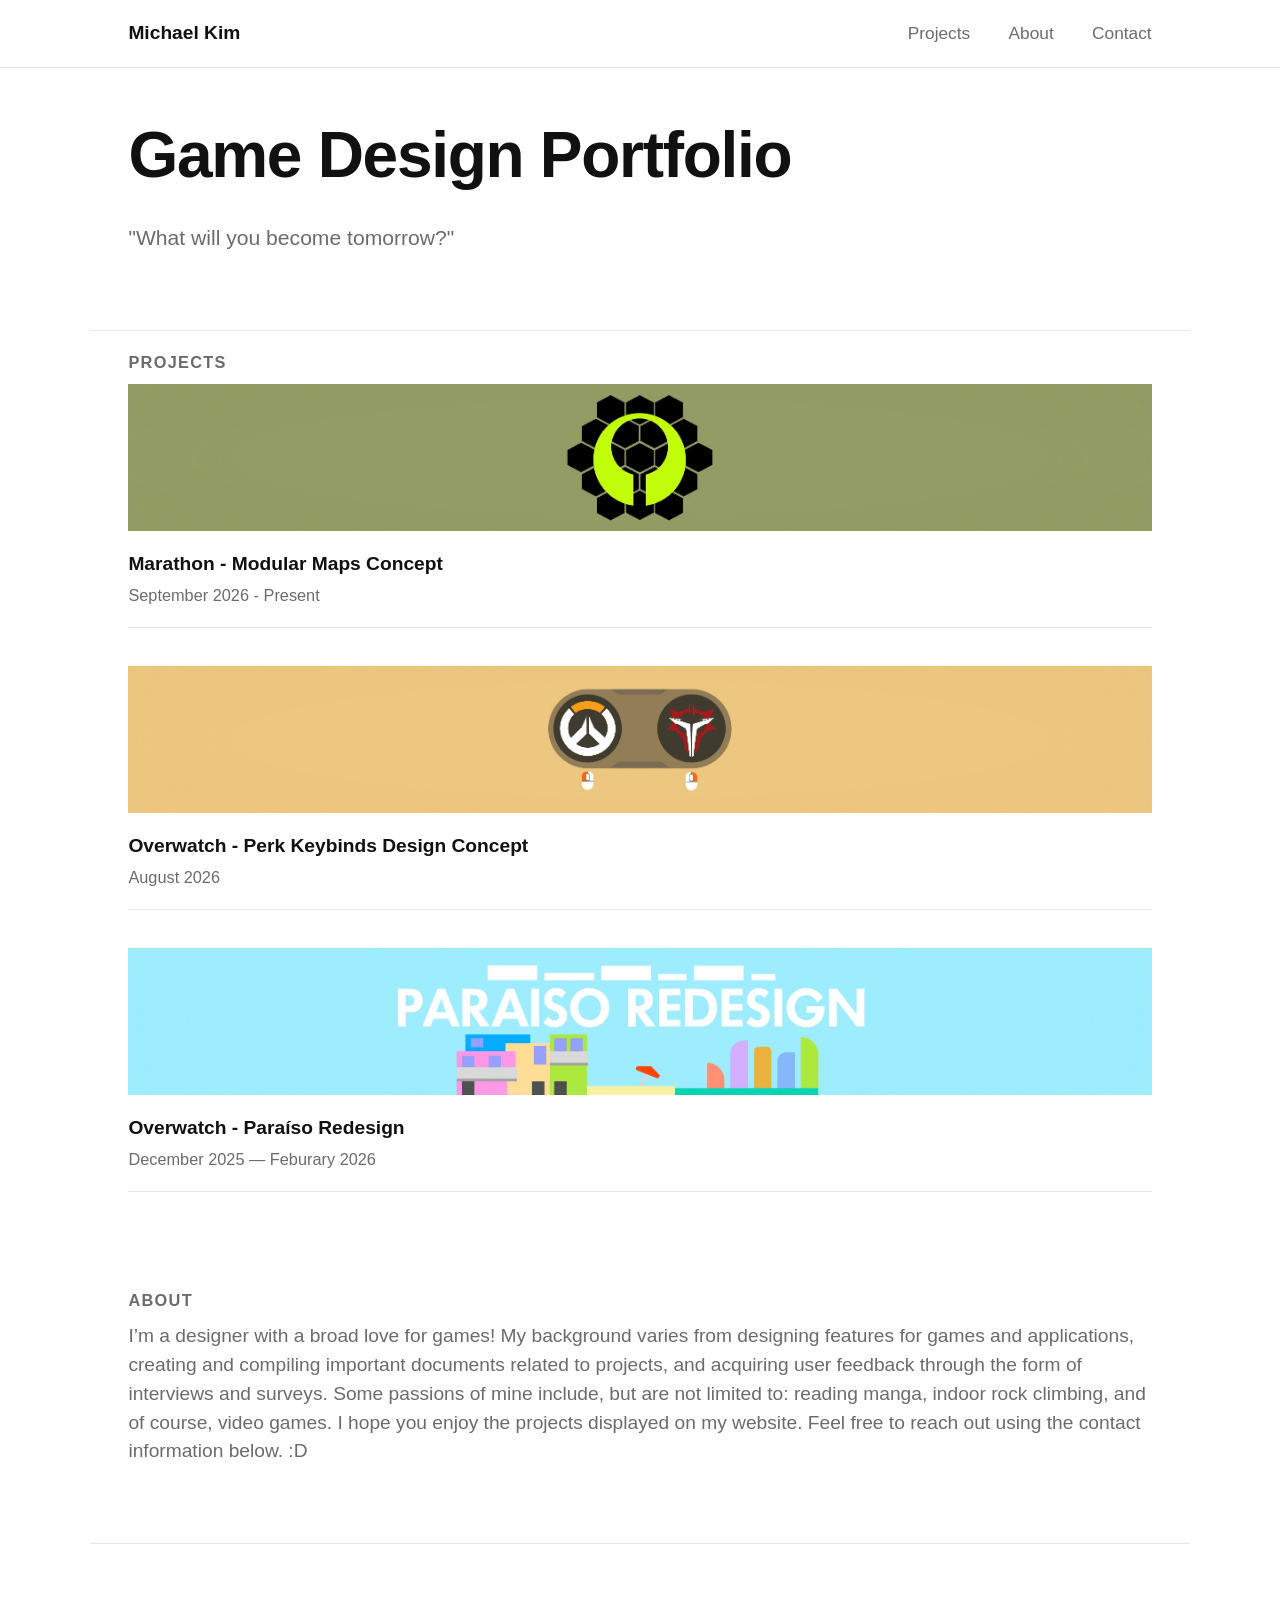
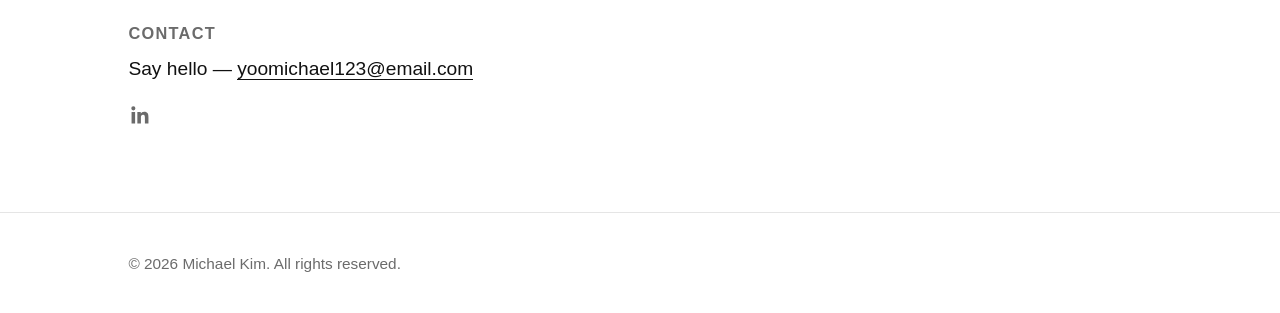
<file: index.html>
<!doctype html>
<html lang="en">
  <head>
    <meta charset="UTF-8" />
    <meta name="viewport" content="width=device-width, initial-scale=1.0" />
    <title>Michael's Portfolio</title>
    <meta
      name="description"
      content="Portfolio of Michael Kim — Map/Level Designer"
    />
    <link rel="stylesheet" href="style.css" />
  </head>
  <body>
    <header class="site-header">
      <div class="container">
        <a href="#" class="logo"> Michael Kim </a>
        <nav class="nav">
          <a href="#work" class="nav__link">Projects</a>
          <a href="#about" class="nav__link">About</a>
          <a href="#contact" class="nav__link">Contact</a>
        </nav>
      </div>
    </header>

    <main>
      <section class="hero container">
        <h1 class="hero__title">Game Design Portfolio</h1>
        <p class="hero__subtitle">"What will you become tomorrow?"</p>
      </section>

      <section id="work" class="work container">
        <h2 class="section-title">Projects</h2>

        <div class="project-list">
          <article class="project">
            <a href="project_marathon.html" class="project__link">
              <div class="project__image-wrap">
                <img
                  loading="lazy"
                  decoding="async"
                  src="/Project List Media/Marathon Thumbnail.webp"
                  alt="Project One thumbnail"
                  class="project__image"
                />
              </div>
              <h3 class="project__title">Marathon - Modular Maps Concept</h3>
              <p class="project__meta">September 2026 - Present</p>
            </a>
          </article>

          <article class="project">
            <a href="project_overwatch-perks.html" class="project__link">
              <div class="project__image-wrap">
                <img
                  loading="lazy"
                  decoding="async"
                  src="Project List Media/Overwatch Thumbnail.webp"
                  alt="Project One thumbnail"
                  class="project__image"
                />
              </div>
              <h3 class="project__title">
                Overwatch - Perk Keybinds Design Concept
              </h3>
              <p class="project__meta">August 2026</p>
            </a>
          </article>

          <article class="project">
            <a href="project_paraiso.html" class="project__link">
              <div class="project__image-wrap">
                <img
                  loading="lazy"
                  decoding="async"
                  src="Project List Media/Paraiso Thumbnail.webp"
                  alt="Project One thumbnail"
                  class="project__image"
                />
              </div>
              <h3 class="project__title">Overwatch - Paraíso Redesign</h3>
              <p class="project__meta">December 2025 — Feburary 2026</p>
            </a>
          </article>

          <!-- Duplicate .project article for each additional project -->
        </div>
      </section>

      <section id="about" class="about container">
        <h2 class="section-title">About</h2>
        <div class="about__content">
          <p class="about__text">
            I’m a designer with a broad love for games! My background varies
            from designing features for games and applications, creating and
            compiling important documents related to projects, and acquiring
            user feedback through the form of interviews and surveys. Some
            passions of mine include, but are not limited to: reading manga,
            indoor rock climbing, and of course, video games. I hope you enjoy
            the projects displayed on my website. Feel free to reach out using
            the contact information below. :D
          </p>
        </div>
      </section>

      <section id="contact" class="contact container">
        <h2 class="section-title">Contact</h2>
        <p class="contact__text">
          Say hello —
          <a href="yoomichael123@email.com" class="contact__link"
            >yoomichael123@email.com</a
          >
        </p>
        <div class="contact__socials">
          <a
            href="https://www.linkedin.com/in/mikolkim"
            class="contact__social-link"
            target="_blank"
            rel="noopener noreferrer"
            aria-label="LinkedIn"
          >
            <svg
              xmlns="http://www.w3.org/2000/svg"
              viewBox="0 0 24 24"
              width="24"
              height="24"
              fill="currentColor"
              aria-hidden="true"
            >
              <path
                d="M20.447 20.452h-3.554v-5.569c0-1.328-.027-3.037-1.852-3.037-1.853 0-2.136 1.445-2.136 2.939v5.667H9.351V9h3.414v1.561h.048c.476-.9 1.637-1.85 3.37-1.85 3.601 0 4.267 2.37 4.267 5.455v6.286zM5.337 7.433a2.062 2.062 0 1 1 0-4.125 2.062 2.062 0 0 1 0 4.125zM7.114 20.452H3.56V9h3.554v11.452z"
              />
            </svg>
          </a>
        </div>
      </section>
    </main>

    <footer class="site-footer">
      <div class="container">
        <p class="site-footer__text">
          &copy; 2026 Michael Kim. All rights reserved.
        </p>
      </div>
    </footer>
  </body>
</html>
</file>
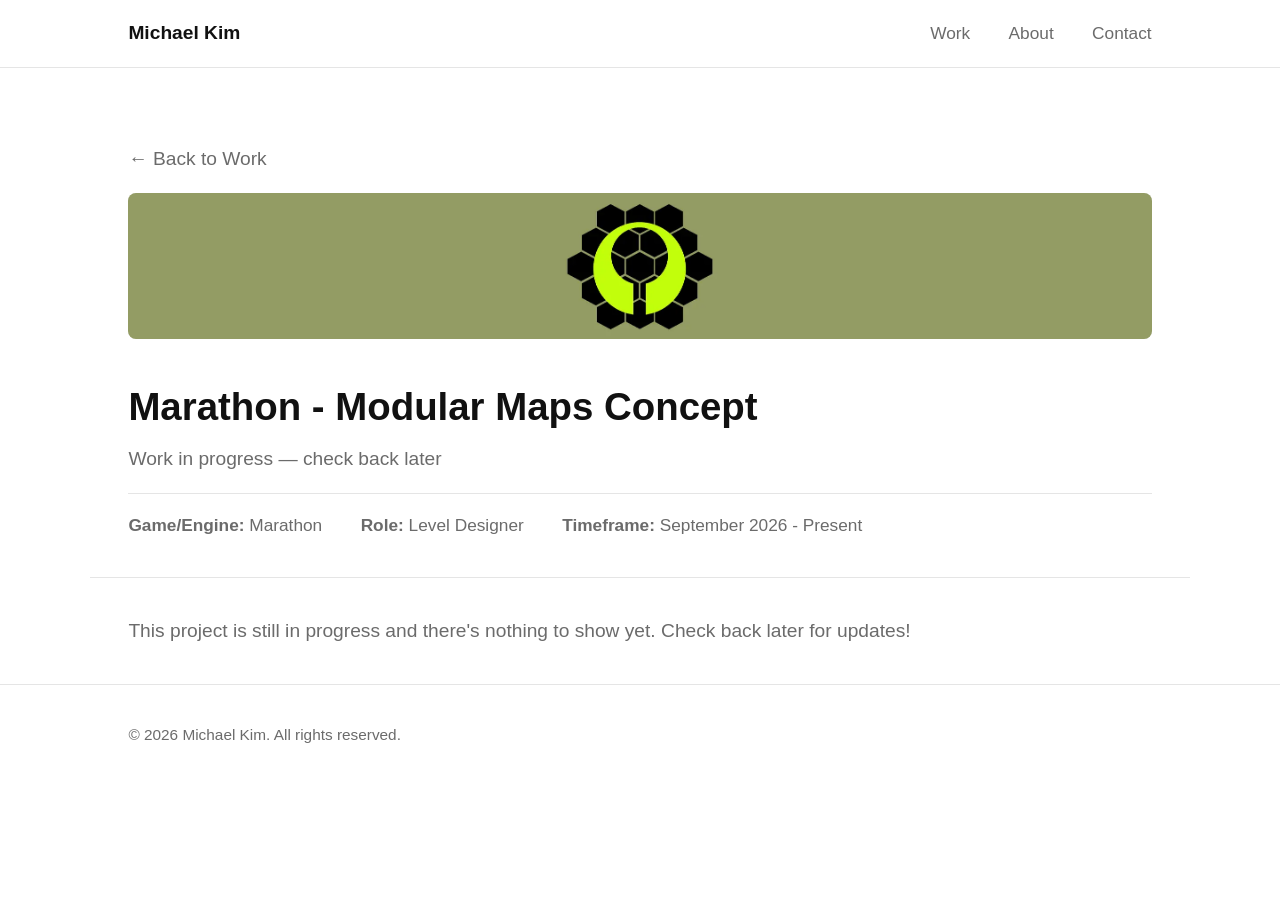
<file: project_marathon.html>
<!doctype html>
<html lang="en">
  <head>
    <meta charset="UTF-8" />
    <meta name="viewport" content="width=device-width, initial-scale=1.0" />
    <title>Marathon - Modular Maps Concept — Michael Kim</title>
    <meta
      name="description"
      content="Marathon - Modular Maps Concept — Map/Level Design breakdown"
    />
    <link rel="stylesheet" href="style.css" />
    <script src="lightbox.js" defer></script>
  </head>
  <body>
    <header class="site-header">
      <div class="container">
        <a href="index.html" class="logo"> Michael Kim </a>
        <nav class="nav">
          <a href="index.html#work" class="nav__link">Work</a>
          <a href="index.html#about" class="nav__link">About</a>
          <a href="index.html#contact" class="nav__link">Contact</a>
        </nav>
      </div>
    </header>

    <main>
      <!-- ---------- Header / One-liner ---------- -->
      <section class="project-hero container">
        <a href="index.html#work" class="project-hero__back"
          >&larr; Back to Work</a
        >
        <div class="project-hero__image-wrap">
          <img
            loading="lazy"
            decoding="async"
            src="/Project List Media/Marathon Thumbnail.webp"
            alt="Marathon - Modular Maps Concept thumbnail"
            class="project-hero__image"
          />
        </div>
        <h1 class="project-hero__title">Marathon - Modular Maps Concept</h1>
        <p class="project-hero__oneliner">Work in progress — check back later</p>
        <ul class="project-hero__meta">
          <li><strong>Game/Engine:</strong> Marathon</li>
          <li><strong>Role:</strong> Level Designer</li>
          <li><strong>Timeframe:</strong> September 2026 - Present</li>
        </ul>
      </section>

      <!-- ---------- Work in Progress ---------- -->
      <section class="project-section container">
        <p class="project-section__text">
          This project is still in progress and there's nothing to show yet.
          Check back later for updates!
        </p>
      </section>
    </main>

    <footer class="site-footer">
      <div class="container">
        <p class="site-footer__text">
          &copy; 2026 Michael Kim. All rights reserved.
        </p>
      </div>
    </footer>
  </body>
</html>
</file>
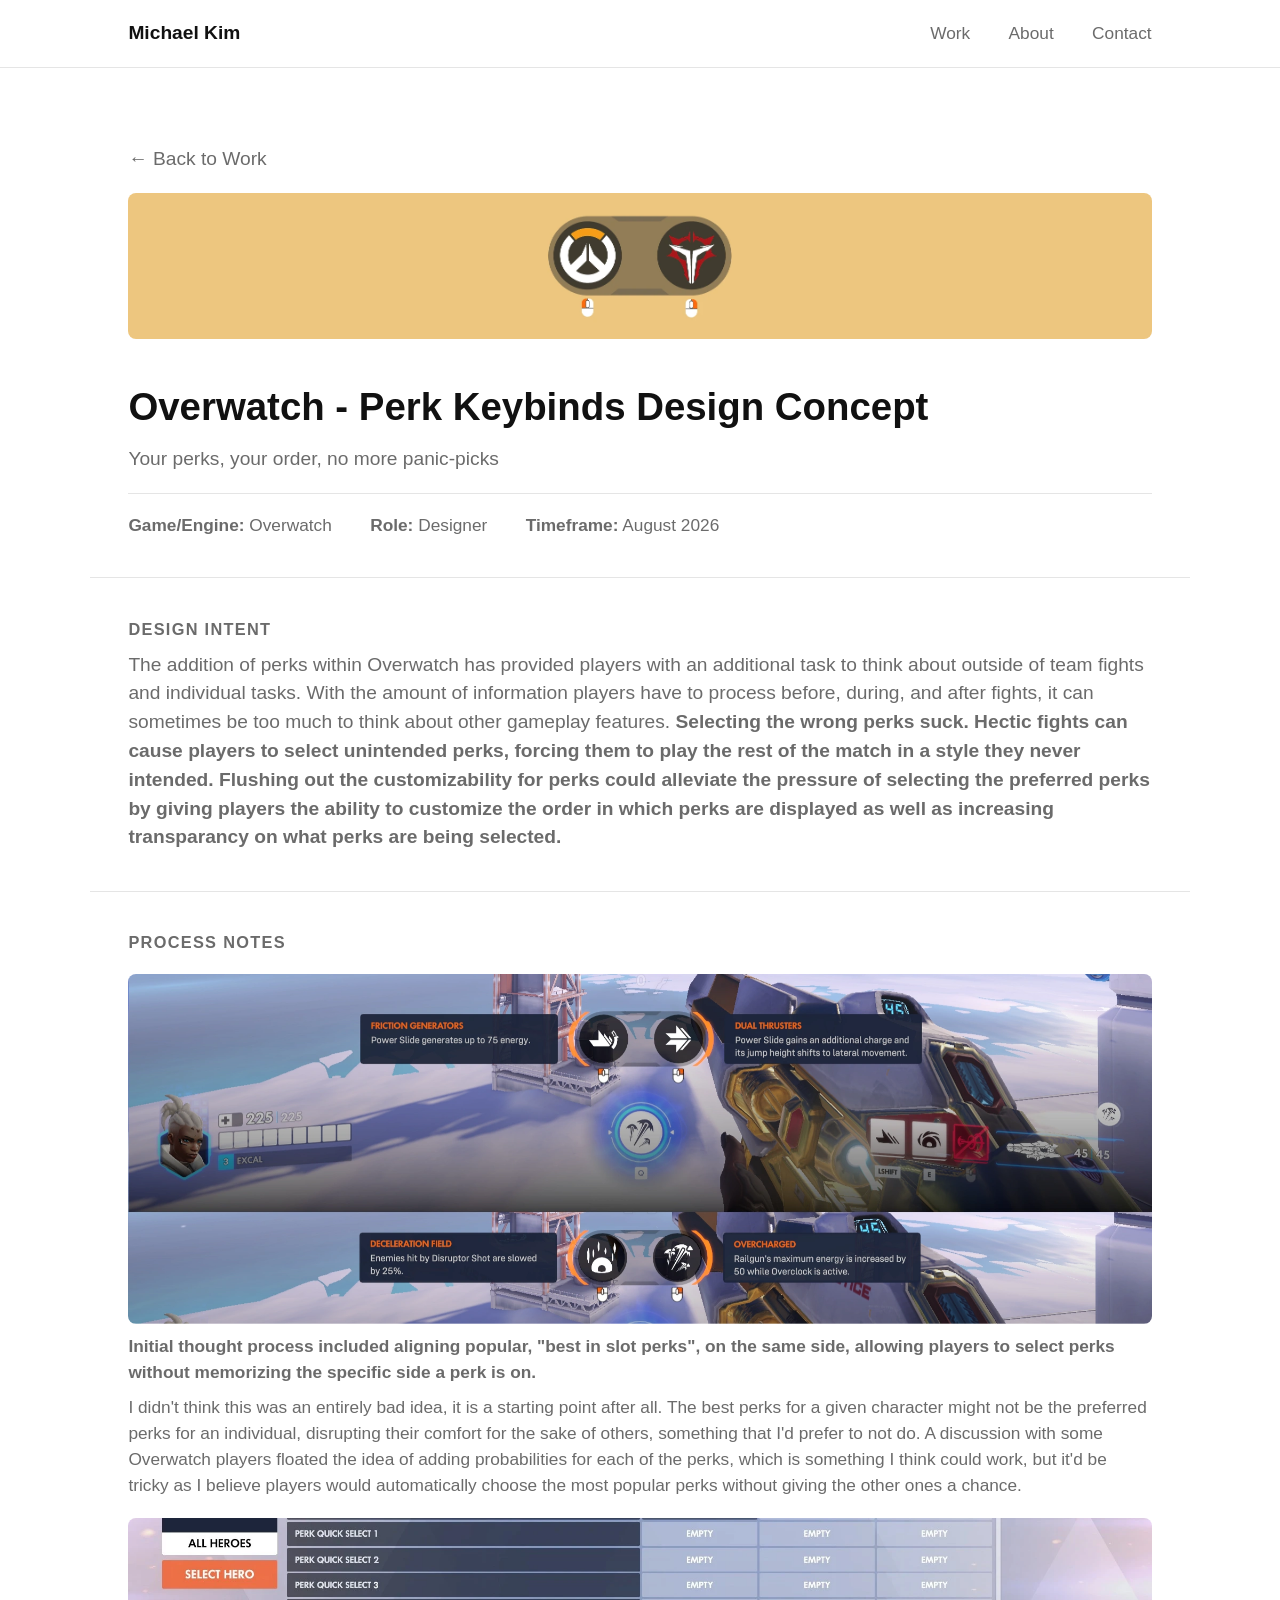
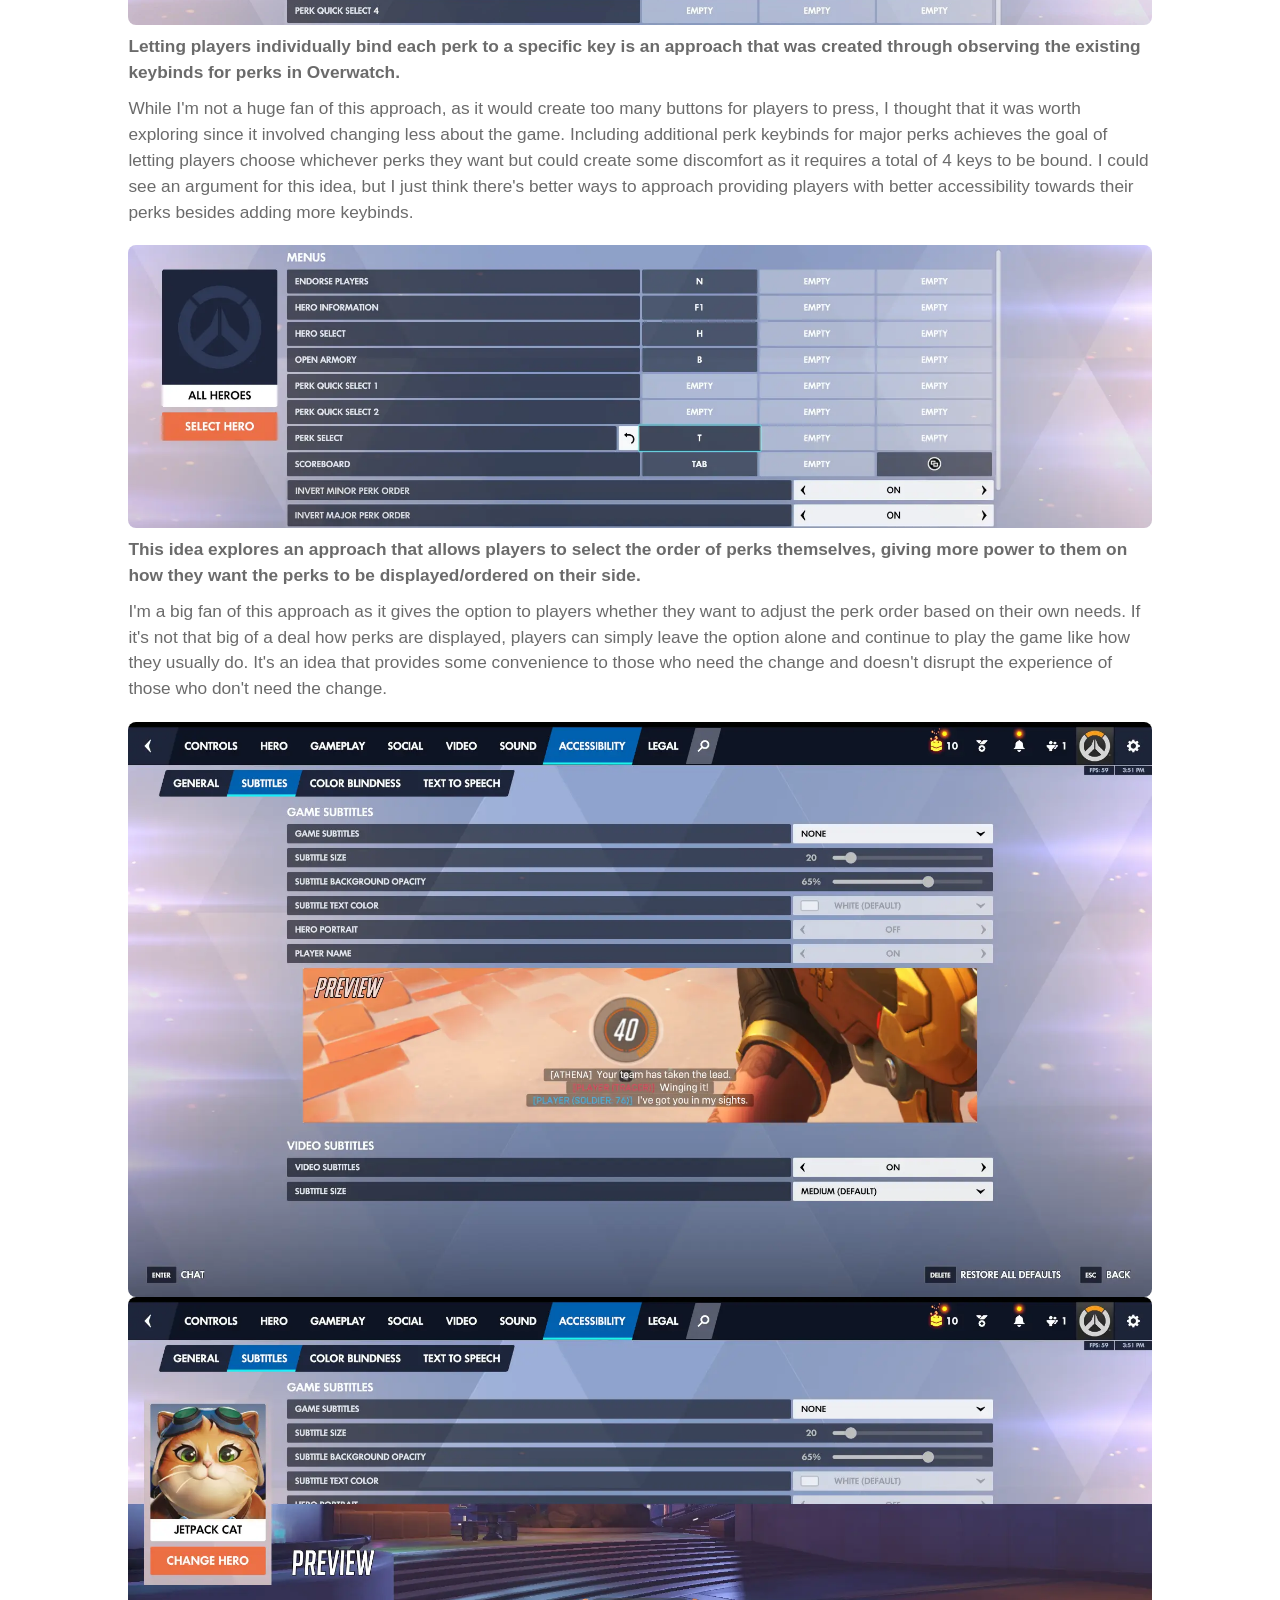
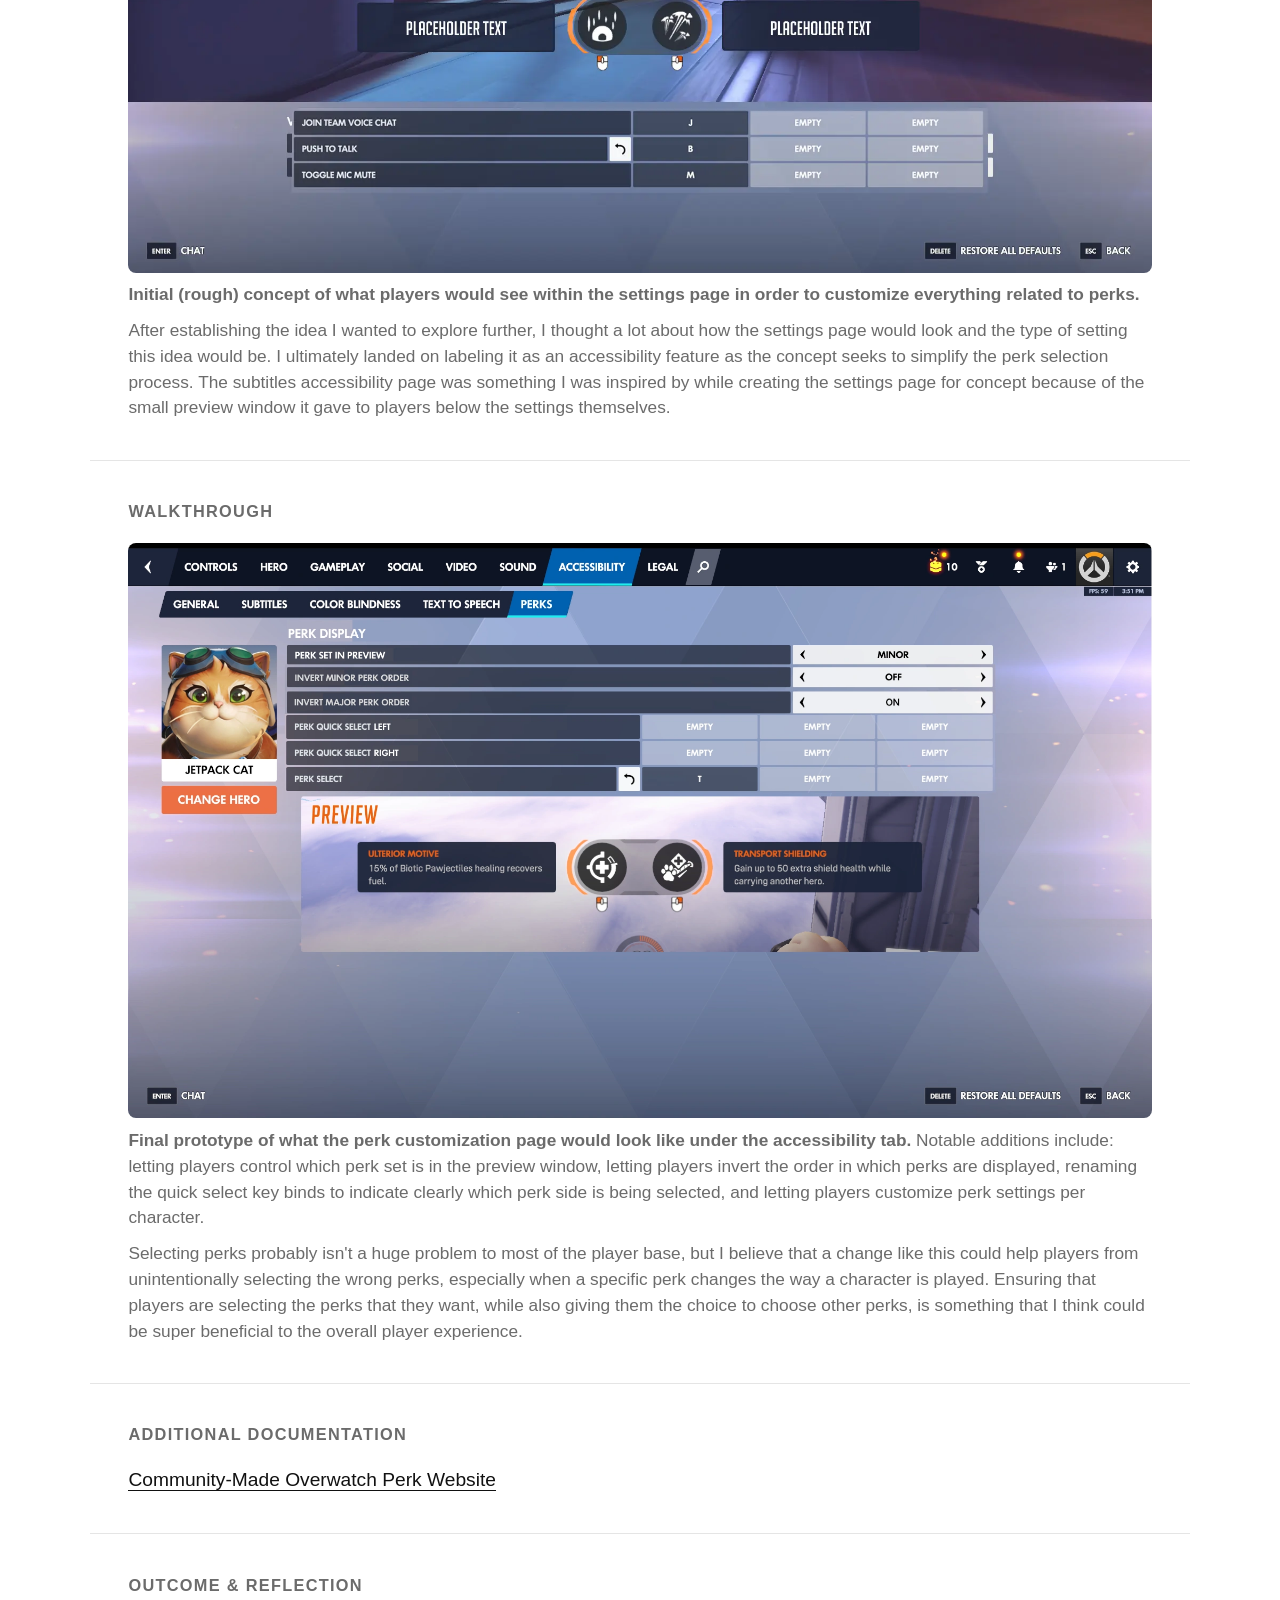
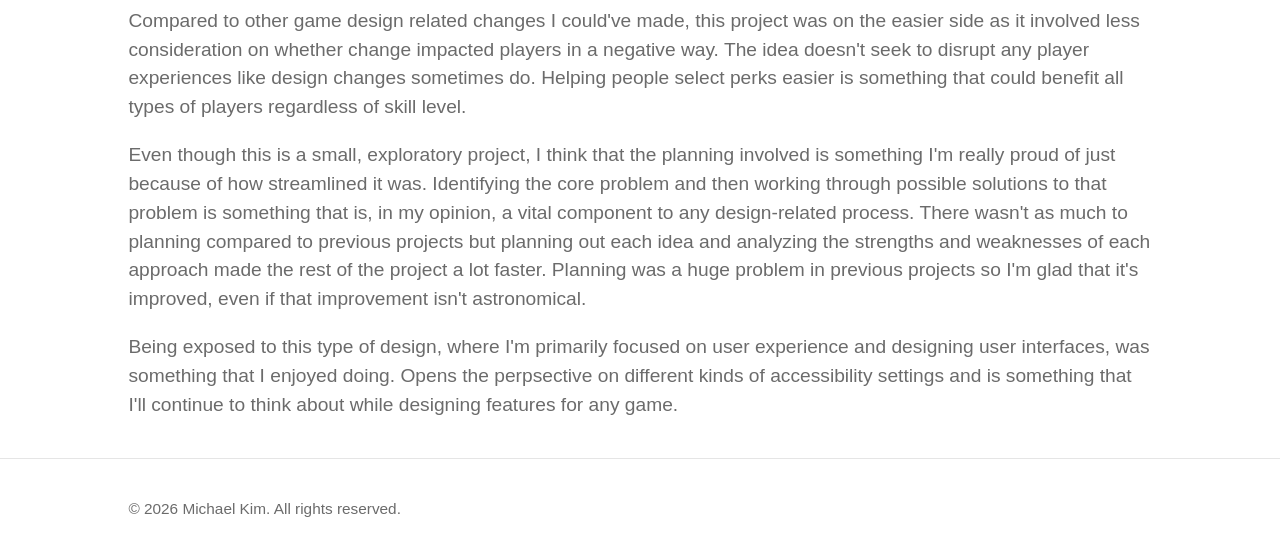
<file: project_overwatch-perks.html>
<!doctype html>
<html lang="en">
  <head>
    <meta charset="UTF-8" />
    <meta name="viewport" content="width=device-width, initial-scale=1.0" />
    <title>Overwatch - Perk Keybinds Design Concept — Michael Kim</title>
    <meta
      name="description"
      content="Overwatch - Perk Keybinds Design Concept — Design breakdown"
    />
    <link rel="stylesheet" href="style.css" />
    <script src="lightbox.js" defer></script>
  </head>
  <body>
    <header class="site-header">
      <div class="container">
        <a href="index.html" class="logo"> Michael Kim </a>
        <nav class="nav">
          <a href="index.html#work" class="nav__link">Work</a>
          <a href="index.html#about" class="nav__link">About</a>
          <a href="index.html#contact" class="nav__link">Contact</a>
        </nav>
      </div>
    </header>

    <main>
      <!-- ---------- Header / One-liner ---------- -->
      <section class="project-hero container">
        <a href="index.html#work" class="project-hero__back"
          >&larr; Back to Work</a
        >
        <div class="project-hero__image-wrap">
          <img
            loading="lazy"
            decoding="async"
            src="Project List Media/Overwatch Thumbnail.webp"
            alt="Overwatch - Perk Keybinds Design Concept thumbnail"
            class="project-hero__image"
          />
        </div>
        <h1 class="project-hero__title">
          Overwatch - Perk Keybinds Design Concept
        </h1>
        <p class="project-hero__oneliner">
          Your perks, your order, no more panic-picks
        </p>
        <ul class="project-hero__meta">
          <li><strong>Game/Engine:</strong> Overwatch</li>
          <li><strong>Role:</strong> Designer</li>
          <li><strong>Timeframe:</strong> August 2026</li>
        </ul>
      </section>

      <!-- ---------- Design Intent ---------- -->
      <section class="project-section container">
        <h2 class="section-title">Design Intent</h2>
        <p class="project-section__text">
          The addition of perks within Overwatch has provided players with an
          additional task to think about outside of team fights and individual
          tasks. With the amount of information players have to process before,
          during, and after fights, it can sometimes be too much to think about
          other gameplay features.
          <b>
            Selecting the wrong perks suck. Hectic fights can cause players to
            select unintended perks, forcing them to play the rest of the match
            in a style they never intended. Flushing out the customizability for
            perks could alleviate the pressure of selecting the preferred perks
            by giving players the ability to customize the order in which perks
            are displayed as well as increasing transparancy on what perks are
            being selected.
          </b>
        </p>
      </section>

      <!-- ---------- Annotated Callouts ---------- -->
      <section class="project-section container">
        <h2 class="section-title">Process Notes</h2>
        <div class="project-annotation">
          <div class="project-annotation__frame">
            <img
              loading="lazy"
              decoding="async"
              src="Perk Accessibility Concept/perkidea1.webp"
              alt="Annotated concept image"
              class="project-annotation__image"
            />
          </div>
          <figcaption class="project-gallery__caption">
            <p>
              <b
                >Initial thought process included aligning popular, "best in
                slot perks", on the same side, allowing players to select perks
                without memorizing the specific side a perk is on.
              </b>
            </p>
            <p>
              I didn't think this was an entirely bad idea, it is a starting
              point after all. The best perks for a given character might not be
              the preferred perks for an individual, disrupting their comfort
              for the sake of others, something that I'd prefer to not do. A
              discussion with some Overwatch players floated the idea of adding
              probabilities for each of the perks, which is something I think
              could work, but it'd be tricky as I believe players would
              automatically choose the most popular perks without giving the
              other ones a chance.
            </p>
          </figcaption>
        </div>
        <div class="project-annotation">
          <div class="project-annotation__frame">
            <img
              loading="lazy"
              decoding="async"
              src="Perk Accessibility Concept/perkidea3-1.webp"
              alt="Annotated concept image"
              class="project-annotation__image"
            />
          </div>
          <figcaption class="project-gallery__caption">
            <p>
              <b
                >Letting players individually bind each perk to a specific key
                is an approach that was created through observing the existing
                keybinds for perks in Overwatch.
              </b>
            </p>
            <p>
              While I'm not a huge fan of this approach, as it would create too
              many buttons for players to press, I thought that it was worth
              exploring since it involved changing less about the game.
              Including additional perk keybinds for major perks achieves the
              goal of letting players choose whichever perks they want but could
              create some discomfort as it requires a total of 4 keys to be
              bound. I could see an argument for this idea, but I just think
              there's better ways to approach providing players with better
              accessibility towards their perks besides adding more keybinds.
            </p>
          </figcaption>
        </div>
        <div class="project-annotation">
          <div class="project-annotation__frame">
            <img
              loading="lazy"
              decoding="async"
              src="Perk Accessibility Concept/perkidea2-1.webp"
              alt="Annotated concept image"
              class="project-annotation__image"
            />
          </div>
          <figcaption class="project-gallery__caption">
            <p>
              <b
                >This idea explores an approach that allows players to select
                the order of perks themselves, giving more power to them on how
                they want the perks to be displayed/ordered on their side.
              </b>
            </p>
            <p>
              I'm a big fan of this approach as it gives the option to players
              whether they want to adjust the perk order based on their own
              needs. If it's not that big of a deal how perks are displayed,
              players can simply leave the option alone and continue to play the
              game like how they usually do. It's an idea that provides some
              convenience to those who need the change and doesn't disrupt the
              experience of those who don't need the change.
            </p>
          </figcaption>
        </div>
        <div class="project-annotation">
          <div class="project-annotation__frame">
            <img
              loading="lazy"
              decoding="async"
              src="Perk Accessibility Concept/ESDaBtt3l7 2.webp"
              alt="Annotated concept image"
              class="project-annotation__image"
            />
          </div>
          <div class="project-annotation__frame">
            <img
              loading="lazy"
              decoding="async"
              src="Perk Accessibility Concept/Group 24.webp"
              alt="Annotated concept image"
              class="project-annotation__image"
            />
          </div>
          <figcaption class="project-gallery__caption">
            <p>
              <b
                >Initial (rough) concept of what players would see within the
                settings page in order to customize everything related to perks.
              </b>
            </p>
            <p>
              After establishing the idea I wanted to explore further, I thought
              a lot about how the settings page would look and the type of
              setting this idea would be. I ultimately landed on labeling it as
              an accessibility feature as the concept seeks to simplify the perk
              selection process. The subtitles accessibility page was something
              I was inspired by while creating the settings page for concept
              because of the small preview window it gave to players below the
              settings themselves.
            </p>
          </figcaption>
        </div>
        <!-- Duplicate .project-annotation for each additional process image -->
      </section>

      <!-- ---------- Sequenced Screenshots ---------- -->
      <section class="project-section container">
        <h2 class="section-title">Walkthrough</h2>
        <div class="project-gallery">
          <figure class="project-gallery__item">
            <img
              loading="lazy"
              decoding="async"
              src="Perk Accessibility Concept/perkfinal.webp"
              alt="Describe what this shot shows"
              class="project-gallery__image"
            />
            <figcaption class="project-gallery__caption">
              <p>
                <b
                  >Final prototype of what the perk customization page would
                  look like under the accessibility tab.</b
                >
                Notable additions include: letting players control which perk
                set is in the preview window, letting players invert the order
                in which perks are displayed, renaming the quick select key
                binds to indicate clearly which perk side is being selected, and
                letting players customize perk settings per character.
              </p>
              <p>
                Selecting perks probably isn't a huge problem to most of the
                player base, but I believe that a change like this could help
                players from unintentionally selecting the wrong perks,
                especially when a specific perk changes the way a character is
                played. Ensuring that players are selecting the perks that they
                want, while also giving them the choice to choose other perks,
                is something that I think could be super beneficial to the
                overall player experience.
              </p>
            </figcaption>
          </figure>

          <!-- Duplicate .project-gallery__item for each additional beat -->
        </div>
      </section>

      <!-- ---------- Other Resources ---------- -->
      <section class="project-section container">
        <h2 class="section-title">Additional Documentation</h2>
        <ul class="project-resources">
          <li class="project-resources__item">
            <a
              href="https://owperks.com/en"
              class="project-resources__link"
              target="_blank"
              rel="noopener noreferrer"
              >Community-Made Overwatch Perk Website</a
            >
          </li>
          <!-- Duplicate .project-resources__item for each additional resource -->
        </ul>
      </section>

      <!-- ---------- Outcome / Reflection ---------- -->
      <section class="project-section container">
        <h2 class="section-title">Outcome &amp; Reflection</h2>
        <p class="project-section__text">
          Compared to other game design related changes I could've made, this
          project was on the easier side as it involved less consideration on
          whether change impacted players in a negative way. The idea doesn't
          seek to disrupt any player experiences like design changes sometimes
          do. Helping people select perks easier is something that could benefit
          all types of players regardless of skill level.
        </p>
        <p class="project-section__text">
          Even though this is a small, exploratory project, I think that the
          planning involved is something I'm really proud of just because of how
          streamlined it was. Identifying the core problem and then working
          through possible solutions to that problem is something that is, in my
          opinion, a vital component to any design-related process. There wasn't
          as much to planning compared to previous projects but planning out
          each idea and analyzing the strengths and weaknesses of each approach
          made the rest of the project a lot faster. Planning was a huge problem
          in previous projects so I'm glad that it's improved, even if that
          improvement isn't astronomical.
        </p>
        <p class="project-section__text">
          Being exposed to this type of design, where I'm primarily focused on
          user experience and designing user interfaces, was something that I
          enjoyed doing. Opens the perpsective on different kinds of
          accessibility settings and is something that I'll continue to think
          about while designing features for any game.
        </p>
      </section>
    </main>

    <footer class="site-footer">
      <div class="container">
        <p class="site-footer__text">
          &copy; 2026 Michael Kim. All rights reserved.
        </p>
      </div>
    </footer>
  </body>
</html>
</file>
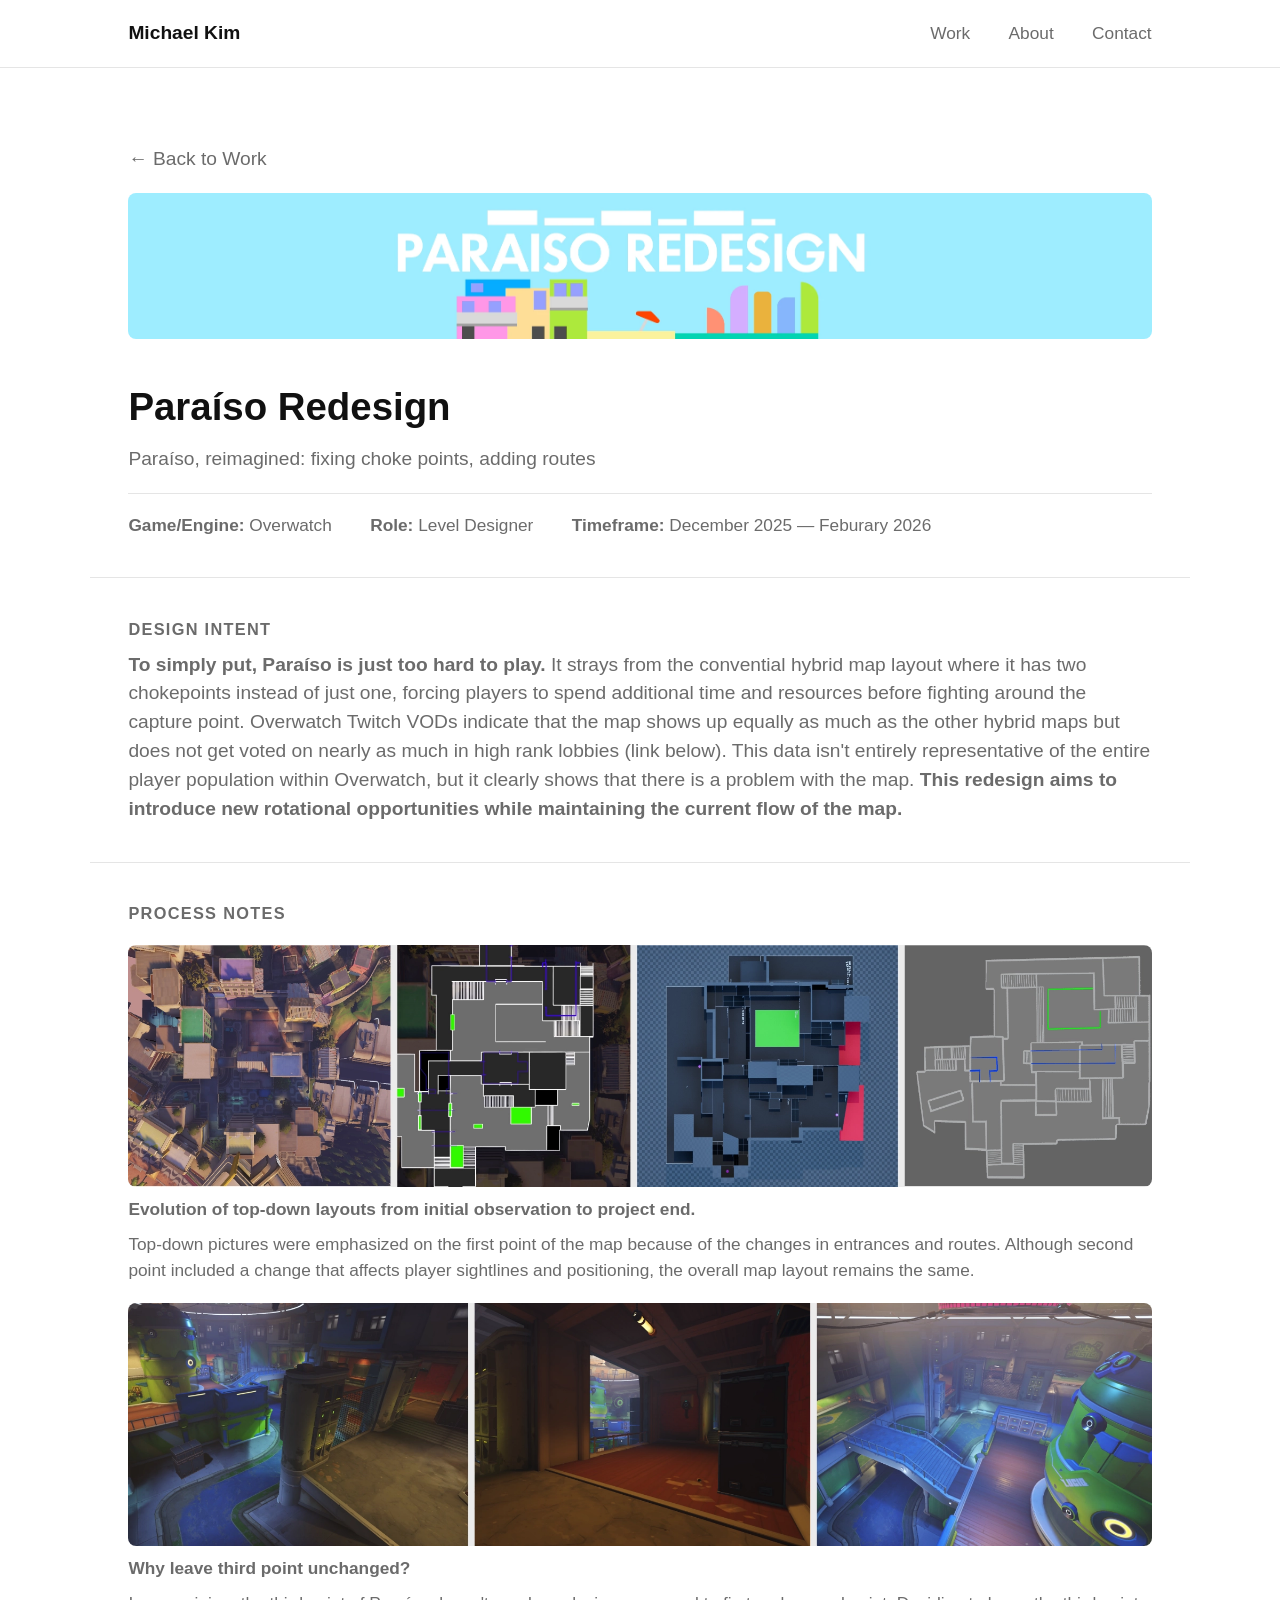
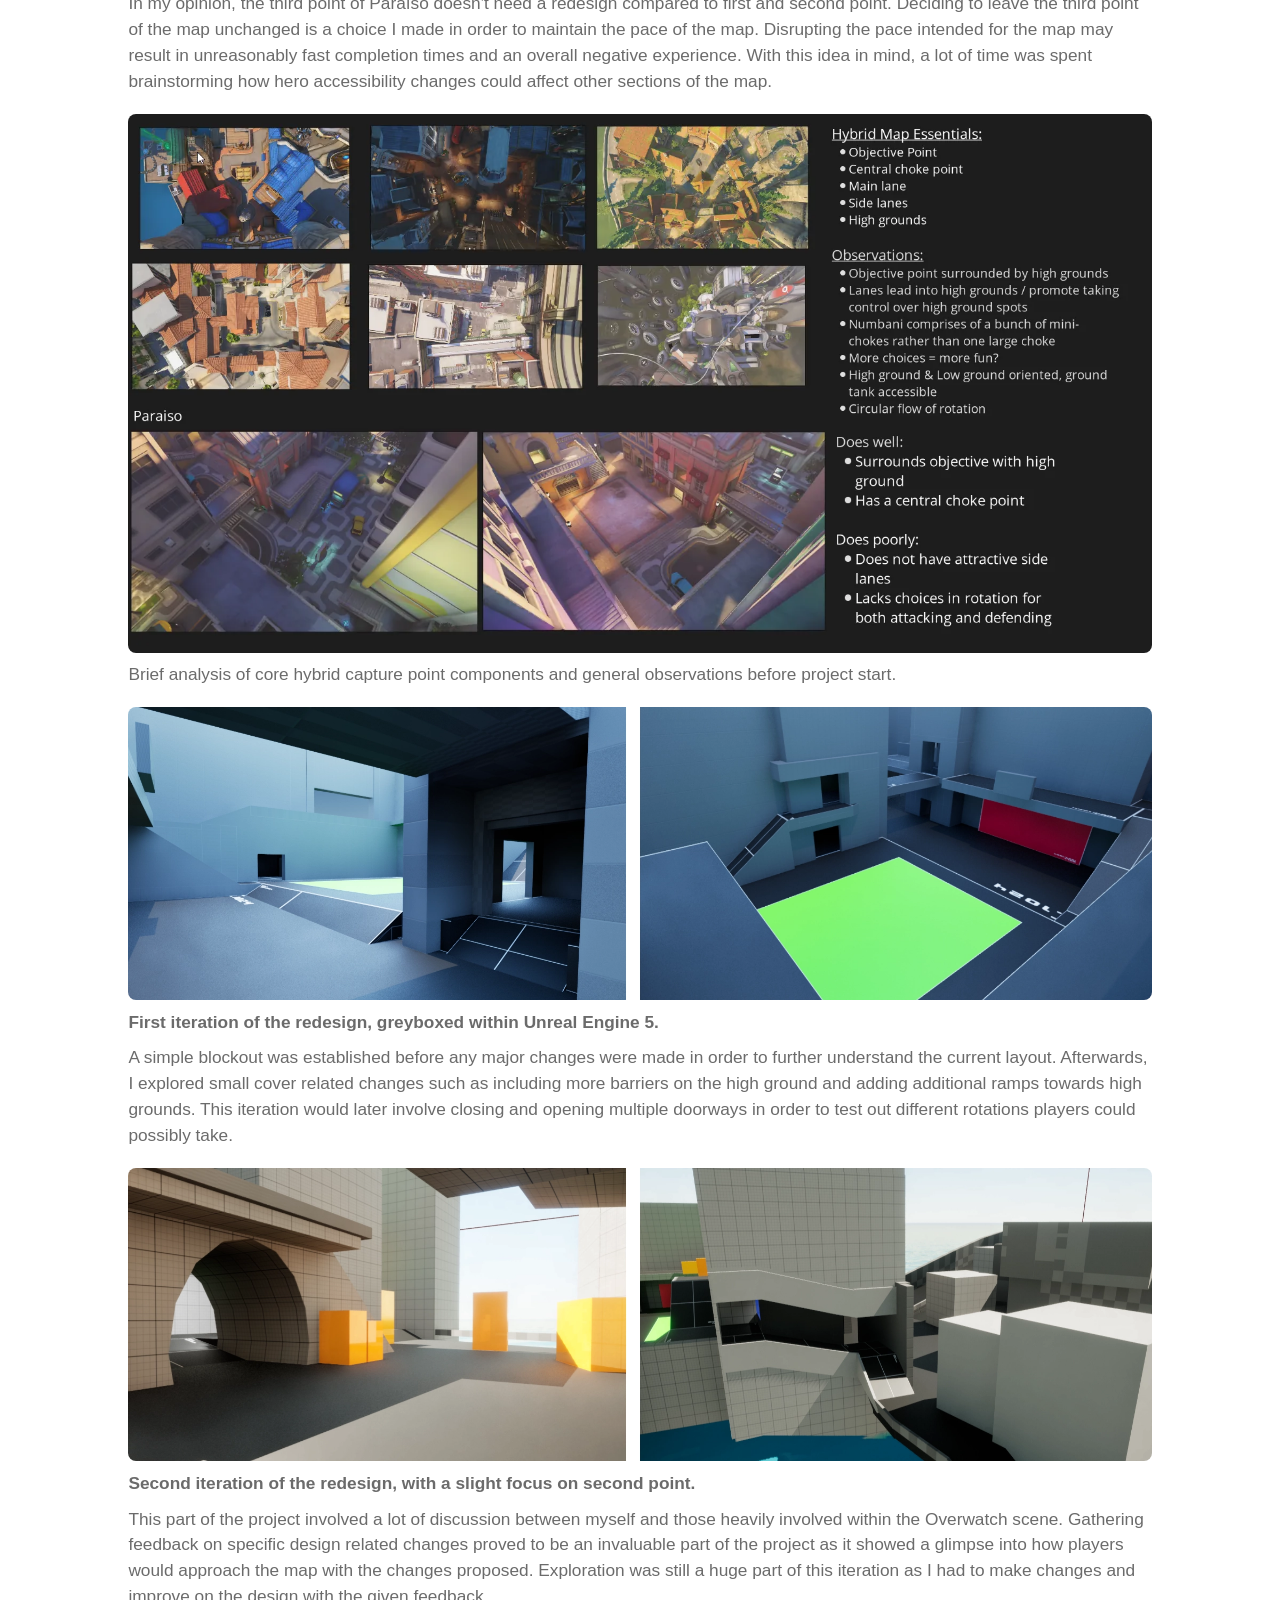
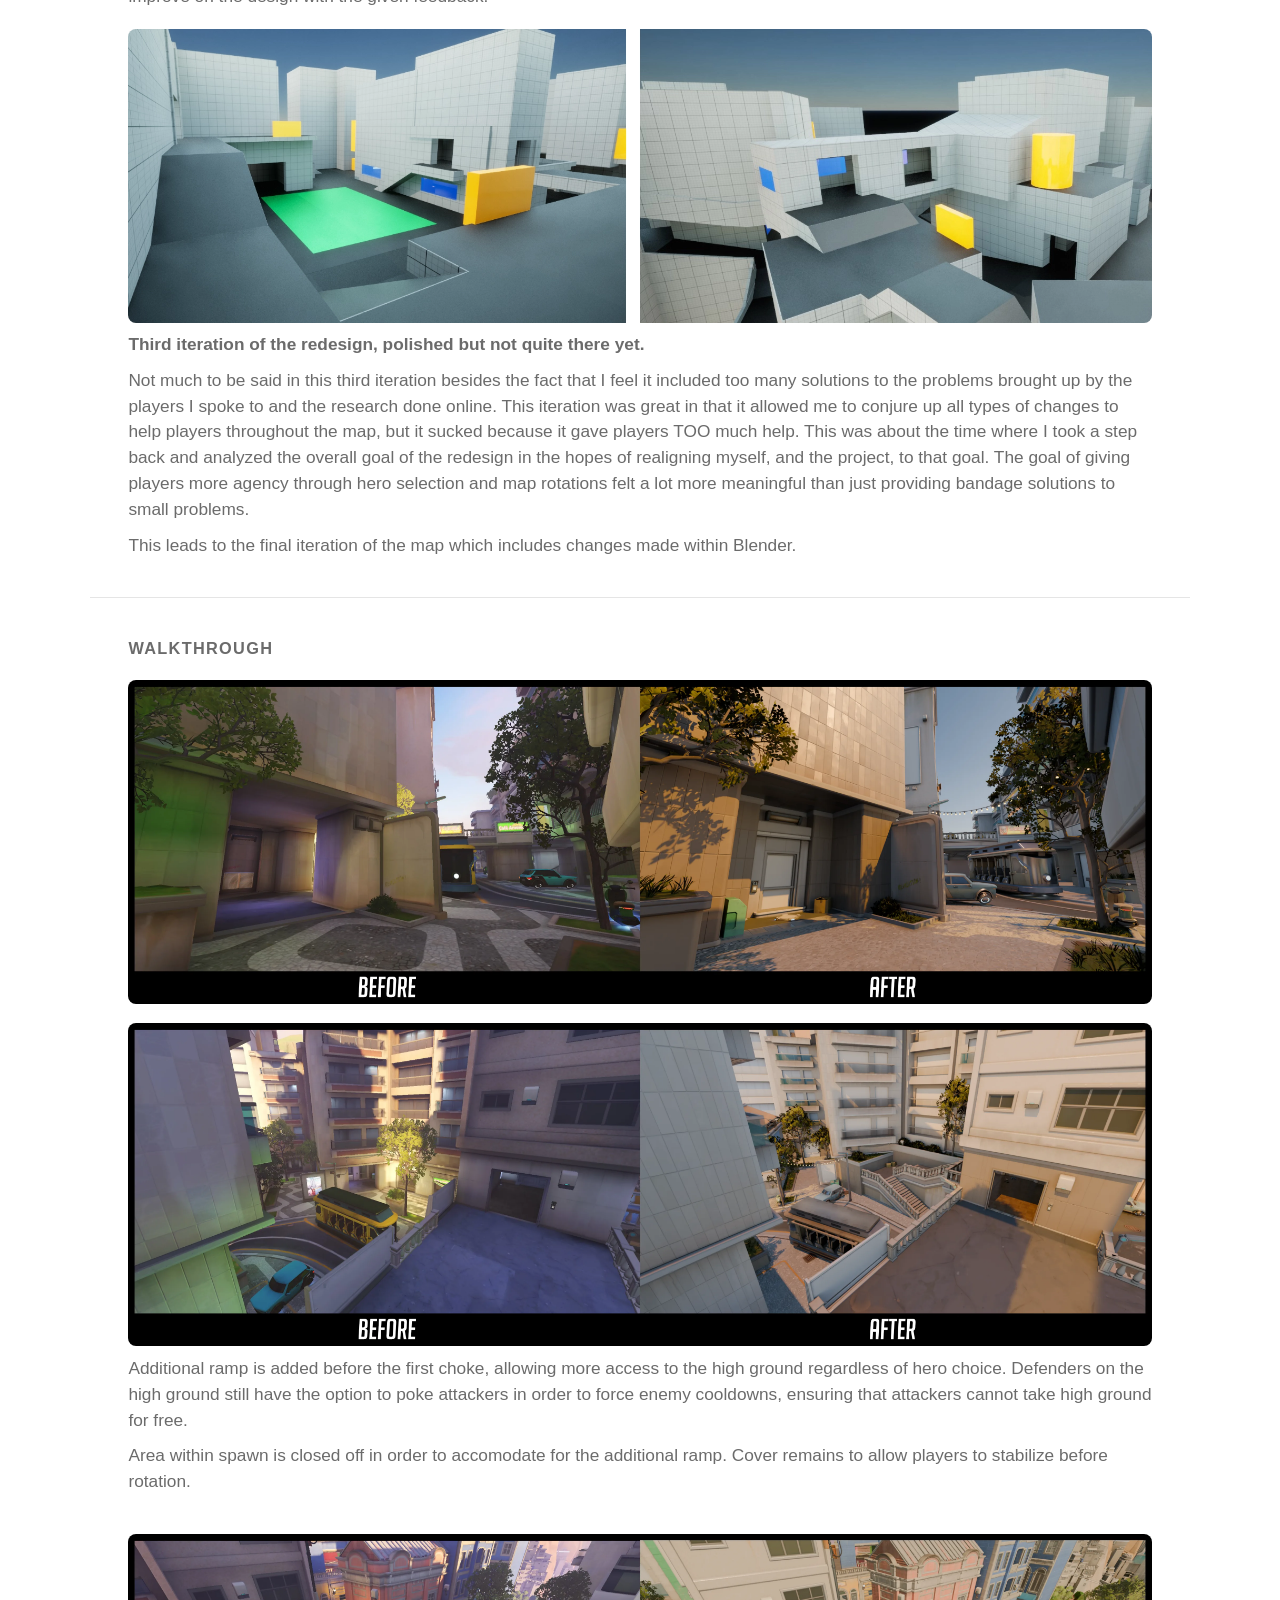
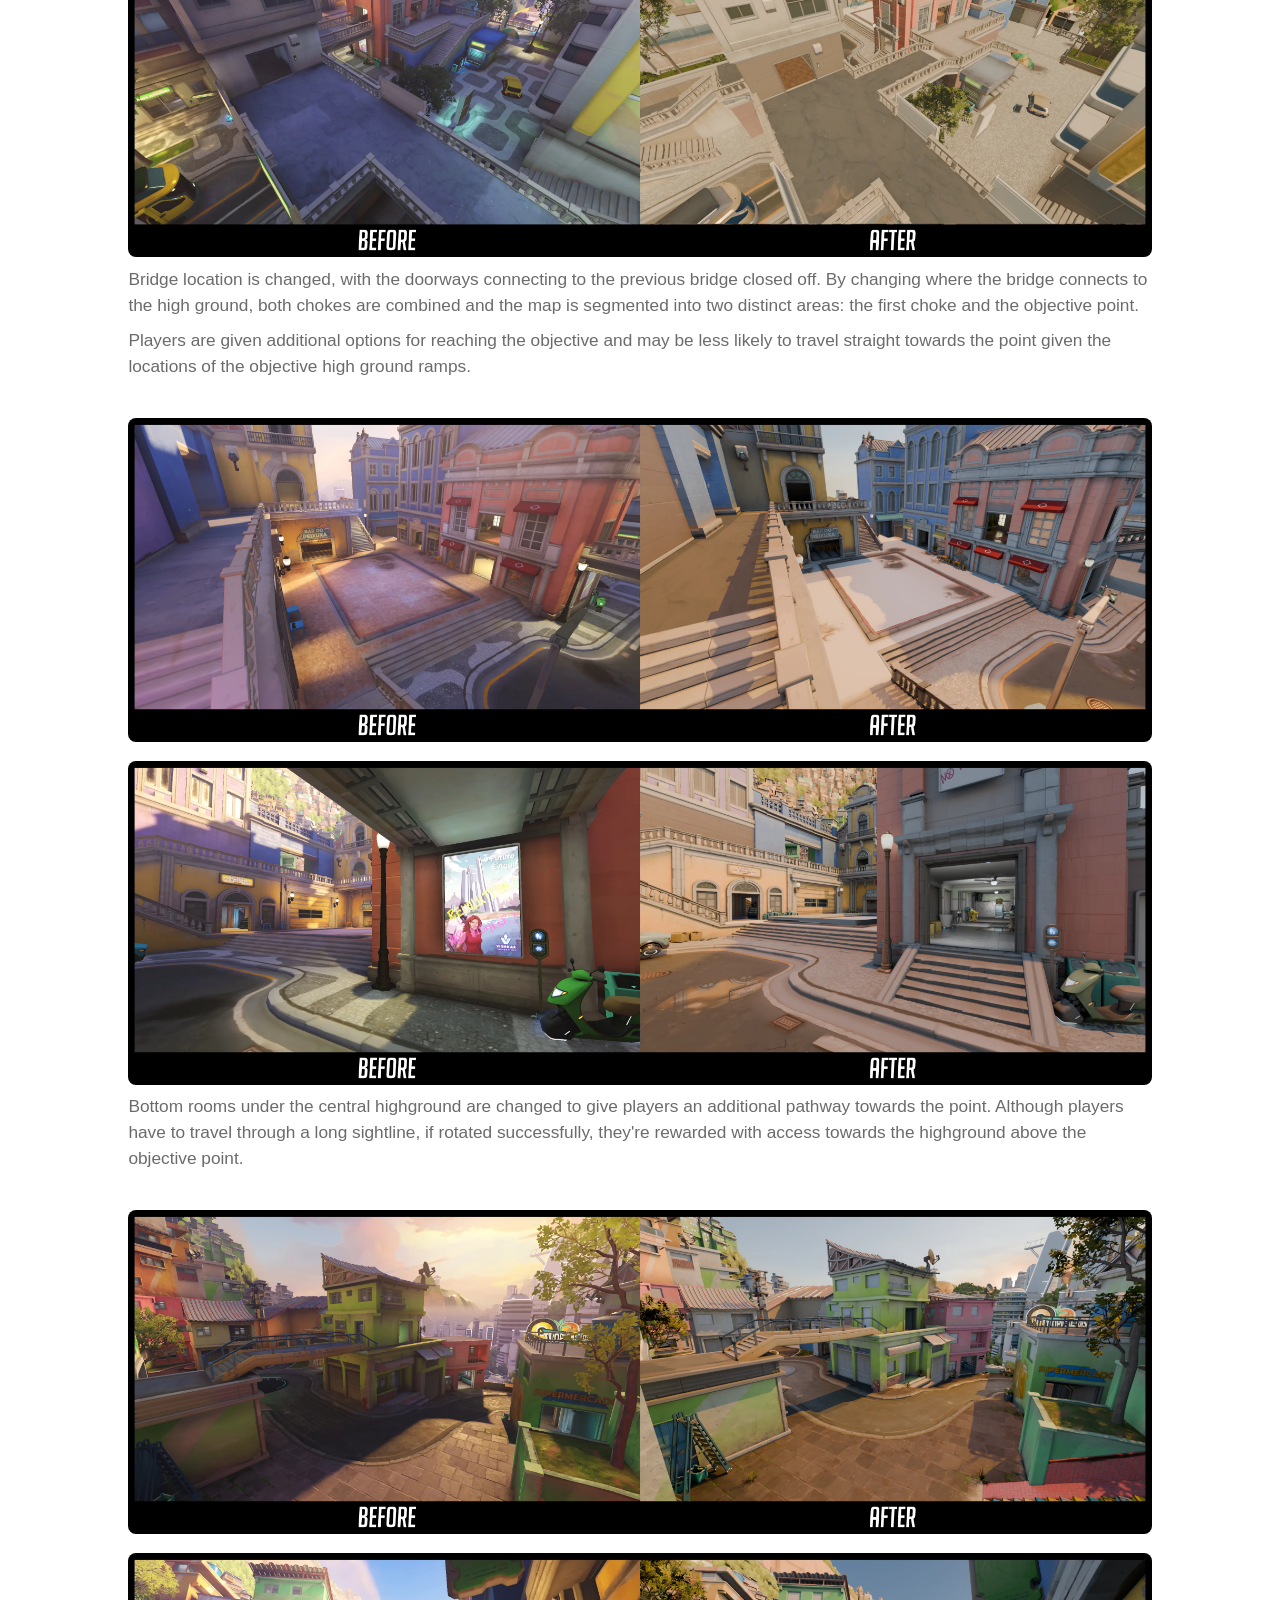
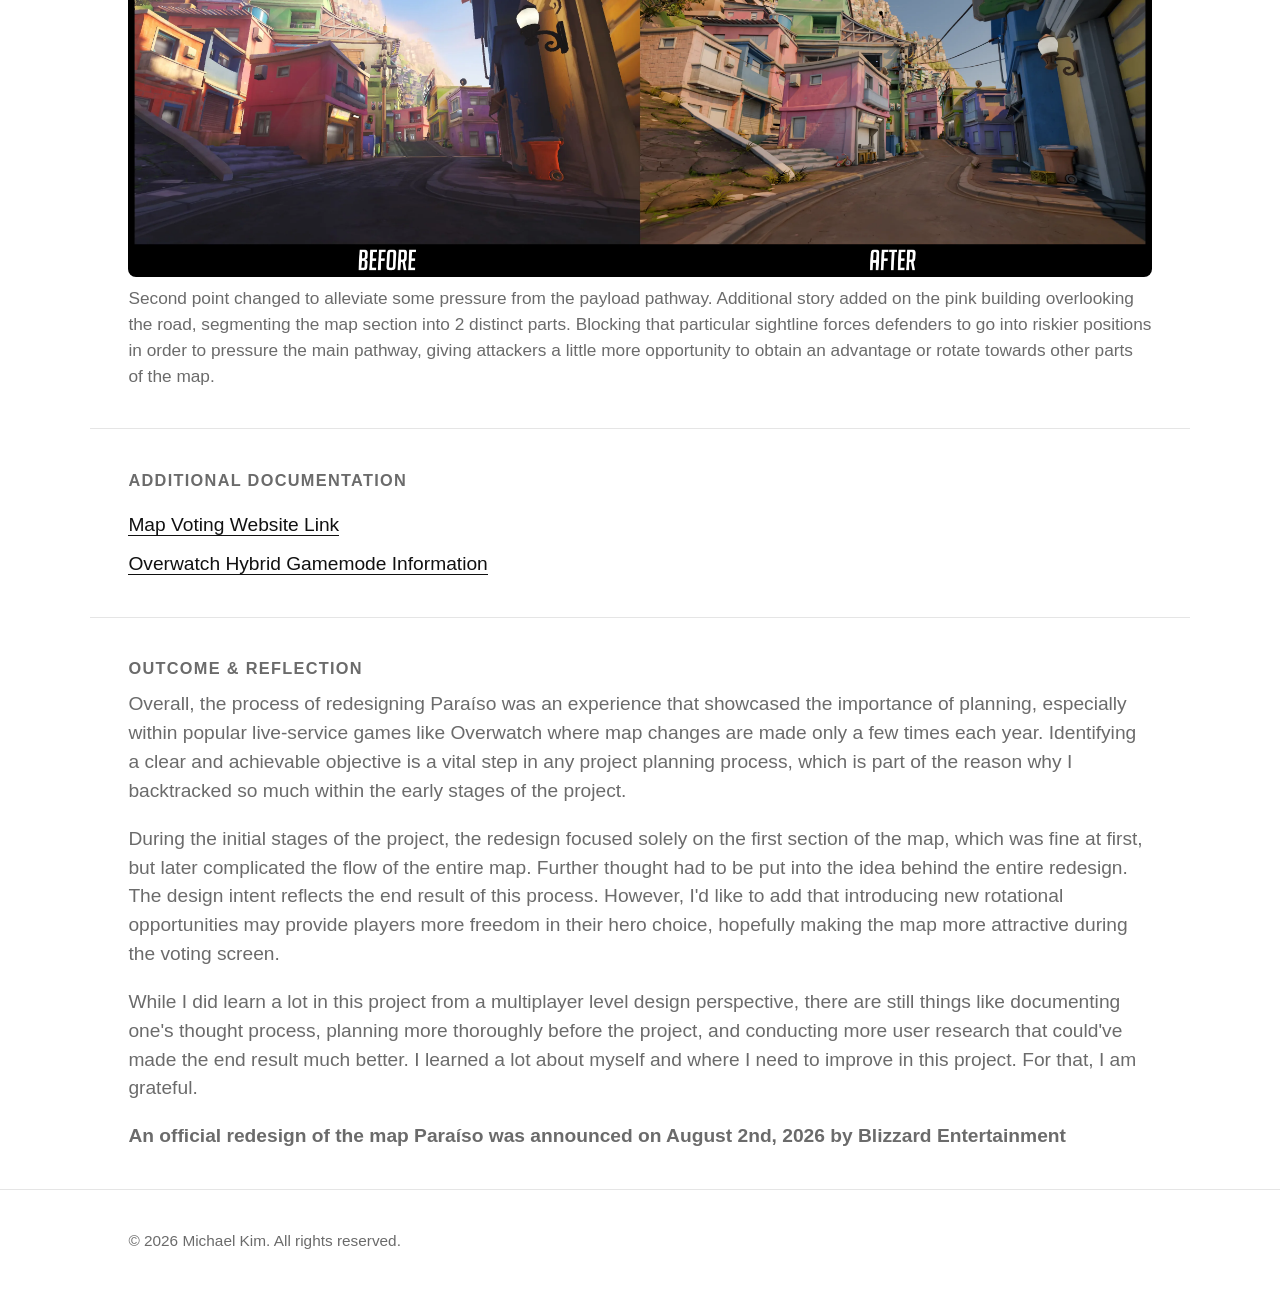
<file: project_paraiso.html>
<!doctype html>
<html lang="en">
  <head>
    <meta charset="UTF-8" />
    <meta name="viewport" content="width=device-width, initial-scale=1.0" />
    <title>Paraíso Redesign — Michael Kim</title>
    <meta
      name="description"
      content="Paraíso Redesign — Map/Level Design breakdown"
    />
    <link rel="stylesheet" href="style.css" />
    <script src="lightbox.js" defer></script>
  </head>
  <body>
    <header class="site-header">
      <div class="container">
        <a href="index.html" class="logo"> Michael Kim </a>
        <nav class="nav">
          <a href="index.html#work" class="nav__link">Work</a>
          <a href="index.html#about" class="nav__link">About</a>
          <a href="index.html#contact" class="nav__link">Contact</a>
        </nav>
      </div>
    </header>

    <main>
      <!-- ---------- Header / One-liner ---------- -->
      <section class="project-hero container">
        <a href="index.html#work" class="project-hero__back"
          >&larr; Back to Work</a
        >
        <div class="project-hero__image-wrap">
          <img
            loading="lazy"
            decoding="async"
            src="Project List Media/Paraiso Thumbnail.webp"
            alt="Paraíso Redesign thumbnail"
            class="project-hero__image"
          />
        </div>
        <h1 class="project-hero__title">Paraíso Redesign</h1>
        <p class="project-hero__oneliner">
          Paraíso, reimagined: fixing choke points, adding routes
        </p>
        <ul class="project-hero__meta">
          <li><strong>Game/Engine:</strong> Overwatch</li>
          <li><strong>Role:</strong> Level Designer</li>
          <li><strong>Timeframe:</strong> December 2025 — Feburary 2026</li>
        </ul>
      </section>

      <!-- ---------- Design Intent ---------- -->
      <section class="project-section container">
        <h2 class="section-title">Design Intent</h2>
        <p class="project-section__text">
          <b> To simply put, Paraíso is just too hard to play.</b> It strays
          from the convential hybrid map layout where it has two chokepoints
          instead of just one, forcing players to spend additional time and
          resources before fighting around the capture point. Overwatch Twitch
          VODs indicate that the map shows up equally as much as the other
          hybrid maps but does not get voted on nearly as much in high rank
          lobbies (link below). This data isn't entirely representative of the
          entire player population within Overwatch, but it clearly shows that
          there is a problem with the map.
          <b>
            This redesign aims to introduce new rotational opportunities while
            maintaining the current flow of the map.
          </b>
        </p>
      </section>

      <!-- ---------- Annotated Callouts ---------- -->
      <section class="project-section container">
        <h2 class="section-title">Process Notes</h2>
        <p class="project-section__text"></p>
        <div class="project-annotation">
          <div class="project-annotation__frame">
            <img
              loading="lazy"
              decoding="async"
              src="Paraíso Redesign/topdowntogether.webp"
              alt="Annotated top-down blockout"
              class="project-annotation__image"
            />
          </div>
          <figcaption class="project-gallery__caption">
            <p>
              <b>
                Evolution of top-down layouts from initial observation to
                project end.</b
              >
            </p>
            <p>
              Top-down pictures were emphasized on the first point of the map
              because of the changes in entrances and routes. Although second
              point included a change that affects player sightlines and
              positioning, the overall map layout remains the same.
            </p>
          </figcaption>
        </div>
        <div class="project-annotation">
          <div class="project-annotation__frame">
            <img
              loading="lazy"
              decoding="async"
              src="Paraíso Redesign/thirdpoint.webp"
              alt="Annotated top-down blockout"
              class="project-annotation__image"
            />
          </div>
          <figcaption class="project-gallery__caption">
            <p><b>Why leave third point unchanged?</b></p>
            <p>
              In my opinion, the third point of Paraíso doesn't need a redesign
              compared to first and second point. Deciding to leave the third
              point of the map unchanged is a choice I made in order to maintain
              the pace of the map. Disrupting the pace intended for the map may
              result in unreasonably fast completion times and an overall
              negative experience. With this idea in mind, a lot of time was
              spent brainstorming how hero accessibility changes could affect
              other sections of the map.
            </p>
          </figcaption>
        </div>
        <div class="project-annotation">
          <div class="project-annotation__frame">
            <img
              loading="lazy"
              decoding="async"
              src="Paraíso Redesign/PureRef_OHRfHyvRyy.webp"
              alt="Annotated top-down blockout"
              class="project-annotation__image"
            />
          </div>
          <figcaption class="project-gallery__caption">
            <p>
              Brief analysis of core hybrid capture point components and general
              observations before project start.
            </p>
          </figcaption>
        </div>
        <div class="project-annotation">
          <div class="project-annotation__frame">
            <img
              loading="lazy"
              decoding="async"
              src="Paraíso Redesign/horizontalpanels_firstblockout.webp"
              alt="Annotated top-down blockout"
              class="project-annotation__image"
            />
          </div>
          <figcaption class="project-gallery__caption">
            <p>
              <b
                >First iteration of the redesign, greyboxed within Unreal Engine
                5.
              </b>
            </p>
            <p>
              A simple blockout was established before any major changes were
              made in order to further understand the current layout.
              Afterwards, I explored small cover related changes such as
              including more barriers on the high ground and adding additional
              ramps towards high grounds. This iteration would later involve
              closing and opening multiple doorways in order to test out
              different rotations players could possibly take.
            </p>
          </figcaption>
        </div>
        <div class="project-annotation">
          <div class="project-annotation__frame">
            <img
              loading="lazy"
              decoding="async"
              src="Paraíso Redesign/horizontalpanels_secondblockout.webp"
              alt="Annotated top-down blockout"
              class="project-annotation__image"
            />
          </div>
          <figcaption class="project-gallery__caption">
            <p>
              <b
                >Second iteration of the redesign, with a slight focus on second
                point.
              </b>
            </p>
            <p>
              This part of the project involved a lot of discussion between
              myself and those heavily involved within the Overwatch scene.
              Gathering feedback on specific design related changes proved to be
              an invaluable part of the project as it showed a glimpse into how
              players would approach the map with the changes proposed.
              Exploration was still a huge part of this iteration as I had to
              make changes and improve on the design with the given feedback.
            </p>
          </figcaption>
        </div>
        <div class="project-annotation">
          <div class="project-annotation__frame">
            <img
              loading="lazy"
              decoding="async"
              src="Paraíso Redesign/horizontalpanels_thirdblockout.webp"
              alt="Annotated top-down blockout"
              class="project-annotation__image"
            />
          </div>
          <figcaption class="project-gallery__caption">
            <p>
              <b
                >Third iteration of the redesign, polished but not quite there
                yet.
              </b>
            </p>
            <p>
              Not much to be said in this third iteration besides the fact that
              I feel it included too many solutions to the problems brought up
              by the players I spoke to and the research done online. This
              iteration was great in that it allowed me to conjure up all types
              of changes to help players throughout the map, but it sucked
              because it gave players TOO much help. This was about the time
              where I took a step back and analyzed the overall goal of the
              redesign in the hopes of realigning myself, and the project, to
              that goal. The goal of giving players more agency through hero
              selection and map rotations felt a lot more meaningful than just
              providing bandage solutions to small problems.
            </p>
            <p>
              This leads to the final iteration of the map which includes
              changes made within Blender.
            </p>
          </figcaption>
        </div>
      </section>

      <!-- ---------- Sequenced Screenshots ---------- -->
      <section class="project-section container">
        <h2 class="section-title">Walkthrough</h2>
        <div class="project-gallery">
          <figure class="project-gallery__item">
            <img
              loading="lazy"
              decoding="async"
              src="/Paraíso Redesign/Ramp2.webp"
              alt="Describe what this shot shows"
              class="project-gallery__image"
            />
            <img
              loading="lazy"
              decoding="async"
              src="/Paraíso Redesign/Ramp1.webp"
              alt="Describe what this shot shows"
              class="project-gallery__image"
            />
            <figcaption class="project-gallery__caption">
              <p>
                Additional ramp is added before the first choke, allowing more
                access to the high ground regardless of hero choice. Defenders
                on the high ground still have the option to poke attackers in
                order to force enemy cooldowns, ensuring that attackers cannot
                take high ground for free.
              </p>
              <p>
                Area within spawn is closed off in order to accomodate for the
                additional ramp. Cover remains to allow players to stabilize
                before rotation.
              </p>
            </figcaption>
          </figure>

          <figure class="project-gallery__item">
            <img
              loading="lazy"
              decoding="async"
              src="/Paraíso Redesign/Bridge1.webp"
              alt="Describe what this shot shows"
              class="project-gallery__image"
            />
            <figcaption class="project-gallery__caption">
              <p>
                Bridge location is changed, with the doorways connecting to the
                previous bridge closed off. By changing where the bridge
                connects to the high ground, both chokes are combined and the
                map is segmented into two distinct areas: the first choke and
                the objective point.
              </p>
              <p>
                Players are given additional options for reaching the objective
                and may be less likely to travel straight towards the point
                given the locations of the objective high ground ramps.
              </p>
            </figcaption>
          </figure>

          <figure class="project-gallery__item">
            <img
              loading="lazy"
              decoding="async"
              src="/Paraíso Redesign/UnderRooms1.webp"
              alt="Describe what this shot shows"
              class="project-gallery__image"
            />
            <img
              loading="lazy"
              decoding="async"
              src="/Paraíso Redesign/UnderRooms2.webp"
              alt="Describe what this shot shows"
              class="project-gallery__image"
            />
            <figcaption class="project-gallery__caption">
              <p>
                Bottom rooms under the central highground are changed to give
                players an additional pathway towards the point. Although
                players have to travel through a long sightline, if rotated
                successfully, they're rewarded with access towards the
                highground above the objective point.
              </p>
            </figcaption>
          </figure>

          <figure class="project-gallery__item">
            <img
              loading="lazy"
              decoding="async"
              src="/Paraíso Redesign/ThirdStory1.webp"
              alt="Describe what this shot shows"
              class="project-gallery__image"
            />
            <img
              loading="lazy"
              decoding="async"
              src="/Paraíso Redesign/ThirdStory2.webp"
              alt="Describe what this shot shows"
              class="project-gallery__image"
            />
            <figcaption class="project-gallery__caption">
              <p>
                Second point changed to alleviate some pressure from the payload
                pathway. Additional story added on the pink building overlooking
                the road, segmenting the map section into 2 distinct parts.
                Blocking that particular sightline forces defenders to go into
                riskier positions in order to pressure the main pathway, giving
                attackers a little more opportunity to obtain an advantage or
                rotate towards other parts of the map.
              </p>
            </figcaption>
          </figure>
          <!-- Duplicate .project-gallery__item for each additional beat -->
        </div>
      </section>

      <!-- ---------- Other Resources ---------- -->
      <section class="project-section container">
        <h2 class="section-title">Additional Documentation</h2>
        <p class="project-section__text"></p>
        <ul class="project-resources">
          <li class="project-resources__item">
            <a
              href="https://ow-map-voting-data.streamlit.app/"
              class="project-resources__link"
              target="_blank"
              rel="noopener noreferrer"
              >Map Voting Website Link</a
            >
          </li>
          <li class="project-resources__item">
            <a
              href="https://overwatch.fandom.com/wiki/Hybrid#1_player"
              class="project-resources__link"
              target="_blank"
              rel="noopener noreferrer"
              >Overwatch Hybrid Gamemode Information</a
            >
          </li>

          <!-- Duplicate .project-resources__item for each additional resource -->
        </ul>
      </section>

      <!-- ---------- Outcome / Reflection ---------- -->
      <section class="project-section container">
        <h2 class="section-title">Outcome &amp; Reflection</h2>
        <p class="project-section__text">
          Overall, the process of redesigning Paraíso was an experience that
          showcased the importance of planning, especially within popular
          live-service games like Overwatch where map changes are made only a
          few times each year. Identifying a clear and achievable objective is a
          vital step in any project planning process, which is part of the
          reason why I backtracked so much within the early stages of the
          project.
        </p>
        <p class="project-section__text">
          During the initial stages of the project, the redesign focused solely
          on the first section of the map, which was fine at first, but later
          complicated the flow of the entire map. Further thought had to be put
          into the idea behind the entire redesign. The design intent reflects
          the end result of this process. However, I'd like to add that
          introducing new rotational opportunities may provide players more
          freedom in their hero choice, hopefully making the map more attractive
          during the voting screen.
        </p>
        <p class="project-section__text">
          While I did learn a lot in this project from a multiplayer level
          design perspective, there are still things like documenting one's
          thought process, planning more thoroughly before the project, and
          conducting more user research that could've made the end result much
          better. I learned a lot about myself and where I need to improve in
          this project. For that, I am grateful.
        </p>

        <p class="project-section__text">
          <b
            >An official redesign of the map Paraíso was announced on August
            2nd, 2026 by Blizzard Entertainment
          </b>
        </p>
      </section>
    </main>

    <footer class="site-footer">
      <div class="container">
        <p class="site-footer__text">
          &copy; 2026 Michael Kim. All rights reserved.
        </p>
      </div>
    </footer>
  </body>
</html>
</file>
<file: style.css>
/* ---------- Reset ---------- */
*,
*::before,
*::after {
  margin: 0;
  padding: 0;
  box-sizing: border-box;
}

img {
  max-width: 100%;
  display: block;
}

a {
  text-decoration: none;
  color: inherit;
}

ul,
ol {
  list-style: none;
}

/* ---------- Custom Properties ---------- */
:root {
  --color-bg: #ffffff;
  --color-text: #111111;
  --color-muted: #6b6b6b;
  --color-border: #e5e5e5;

  --font-base:
    -apple-system, BlinkMacSystemFont, "Segoe UI", Roboto, sans-serif;

  --max-width: 1100px;
  --space-1: 0.5rem;
  --space-2: 1rem;
  --space-3: 2rem;
  --space-4: 4rem;
  --space-5: 8rem;

  --transition-base: 0.2s ease;
}

/* ---------- Base ---------- */
html {
  scroll-behavior: smooth;
  font-size: 120%;
}

body {
  font-family: var(--font-base);
  color: var(--color-text);
  background-color: var(--color-bg);
  line-height: 1.5;
  -webkit-font-smoothing: antialiased;
}

.container {
  max-width: var(--max-width);
  margin-inline: auto;
  padding-inline: var(--space-3);
}

/* ---------- Header ---------- */
.site-header {
  padding-block: var(--space-2);
  border-bottom: 1px solid var(--color-border);
}

.site-header .container {
  display: flex;
  align-items: center;
  justify-content: space-between;
}

.logo {
  font-weight: 600;
  font-size: 1rem;
}

.nav {
  display: flex;
  gap: var(--space-3);
}

.nav__link {
  font-size: 0.9rem;
  color: var(--color-muted);
  transition: color var(--transition-base);
}

.nav__link:hover {
  color: var(--color-text);
}

/* ---------- Hero ---------- */
.hero {
  padding-block: var(--space-3) var(--space-4);
}

.hero__title {
  font-size: clamp(2rem, 5vw, 3.5rem);
  font-weight: 600;
  letter-spacing: -0.02em;
}

.hero__subtitle {
  margin-top: var(--space-2);
  color: var(--color-muted);
  font-size: 1.1rem;
}

/* ---------- Section Titles ---------- */
.section-title {
  font-size: 0.85rem;
  text-transform: uppercase;
  letter-spacing: 0.08em;
  color: var(--color-muted);
  margin-bottom: var(--space-1);
}

/* ---------- Work / Projects ---------- */
.work {
  padding-block: var(--space-2);
  border-top: 1px solid var(--color-border);
}

.project-list {
  display: flex;
  flex-direction: column;
  gap: var(--space-3);

  position: relative;
}

.project__image-wrap {
  position: relative;
  overflow: hidden;
  aspect-ratio: 21 / 3;
  background-color: var(--color-border);
}

.project__image-wrap::after {
  content: "";
  position: absolute;
  inset: 0;
  backdrop-filter: blur(300px);
  -webkit-backdrop-filter: blur(300px);
  mask-image: radial-gradient(ellipse at center, transparent 55%, black 100%);
  -webkit-mask-image: radial-gradient(
    ellipse at center,
    transparent 55%,
    black 100%
  );
  transition: opacity var(--transition-base);
  pointer-events: none;
}

.project__link:hover .project__image-wrap::after {
  opacity: 0;
}

.project__image {
  width: 100%;
  height: 100%;
  object-fit: cover;
  transition: transform var(--transition-base);
}

.project__link:hover .project__image {
  transform: scale(1.03);
}

.project__title {
  margin-top: var(--space-2);
  font-size: 1rem;
  font-weight: 600;
}

.project__meta {
  font-size: 0.85rem;
  color: var(--color-muted);
  margin-top: 0.25rem;
  padding-bottom: var(--space-2);
  border-bottom: 1px solid var(--color-border);
}

/* ---------- About ---------- */
.about {
  padding-block: var(--space-4);
}

.about__text {
  color: var(--color-muted);
}

/* ---------- Contact ---------- */
.contact {
  padding-block: var(--space-4);
  border-top: 1px solid var(--color-border);
}

.contact__socials {
  display: flex;
  gap: var(--space-2);
  margin-top: var(--space-2);
}

.contact__social-link {
  color: var(--color-muted);
  transition: color var(--transition-base);
}

.contact__social-link:hover {
  color: var(--color-text);
}

.contact__link {
  border-bottom: 1px solid var(--color-text);
  transition: opacity var(--transition-base);
}

.contact__link:hover {
  opacity: 0.6;
}

/* ---------- Project Page ---------- */
.project-hero {
  padding-block: var(--space-4) var(--space-3);
}

.project-hero__back {
  display: inline-block;
  margin-bottom: var(--space-2);
  color: var(--color-muted);
  transition: color var(--transition-base);
}

.project-hero__back:hover {
  color: var(--color-text);
}

.project-hero__image-wrap {
  overflow: hidden;
  aspect-ratio: 21 / 3;
  border-radius: 8px;
  background-color: var(--color-border);
  margin-bottom: var(--space-3);
}

.project-hero__image {
  width: 100%;
  height: 100%;
  object-fit: cover;
}

.project-hero__title {
  font-size: 2rem;
  margin-bottom: var(--space-1);
}

.project-hero__oneliner {
  color: var(--color-muted);
  margin-bottom: var(--space-2);
}

.project-hero__meta {
  display: flex;
  flex-wrap: wrap;
  gap: var(--space-3);
  font-size: 0.9rem;
  color: var(--color-muted);
  border-top: 1px solid var(--color-border);
  padding-top: var(--space-2);
}

.project-section {
  padding-block: var(--space-3);
  border-top: 1px solid var(--color-border);
}

.project-section__text {
  color: var(--color-muted);
}

.project-section__text + .project-section__text {
  margin-top: 1em;
}

.project-gallery {
  display: flex;
  flex-direction: column;
  gap: var(--space-3);
  margin-top: var(--space-2);
}

.project-gallery__image {
  width: 100%;
  border-radius: 8px;
}

.project-gallery__image + .project-gallery__image {
  margin-top: var(--space-2);
}

.project-gallery__caption {
  margin-top: var(--space-1);
  font-size: 0.9rem;
  color: var(--color-muted);
}

.project-gallery__caption p + p {
  margin-top: var(--space-1);
}

.project-annotation {
  margin-top: var(--space-2);
}

.project-annotation__frame {
  position: relative;
}

.project-annotation__image {
  width: 100%;
  border-radius: 8px;
}

.project-annotation__marker {
  position: absolute;
  display: flex;
  align-items: center;
  justify-content: center;
  width: 1.75rem;
  height: 1.75rem;
  border-radius: 50%;
  background: var(--color-text);
  color: var(--color-bg);
  font-size: 0.85rem;
  font-weight: 600;
  transform: translate(-50%, -50%);
}

.project-annotation__list {
  margin-top: var(--space-2);
  padding-left: 1.25rem;
  list-style: decimal;
  color: var(--color-muted);
}

.project-annotation__list li + li {
  margin-top: var(--space-1);
}

.project-resources {
  margin-top: var(--space-2);
  display: flex;
  flex-direction: column;
  gap: var(--space-1);
}

.project-resources__link {
  border-bottom: 1px solid var(--color-text);
  transition: opacity var(--transition-base);
}

.project-resources__link:hover {
  opacity: 0.6;
}

/* ---------- Lightbox ---------- */
.zoomable-image {
  cursor: pointer;
}

.lightbox {
  position: fixed;
  inset: 0;
  display: flex;
  align-items: center;
  justify-content: center;
  background: rgba(0, 0, 0, 0);
  pointer-events: none;
  opacity: 0;
  transition:
    opacity var(--transition-base),
    background-color var(--transition-base);
  z-index: 1000;
  padding: var(--space-3);
}

.lightbox--open {
  background: rgba(0, 0, 0, 0.85);
  opacity: 1;
  pointer-events: auto;
}

.lightbox__image {
  max-width: 90vw;
  max-height: 90vh;
  border-radius: 8px;
}

/* ---------- Footer ---------- */
.site-footer {
  padding-block: var(--space-3);
  border-top: 1px solid var(--color-border);
}

.site-footer__text {
  font-size: 0.8rem;
  color: var(--color-muted);
}

/* ---------- Responsive ---------- */
@media (max-width: 600px) {
  .site-header .container {
    flex-direction: column;
    align-items: flex-start;
    gap: var(--space-1);
  }
}
</file>
